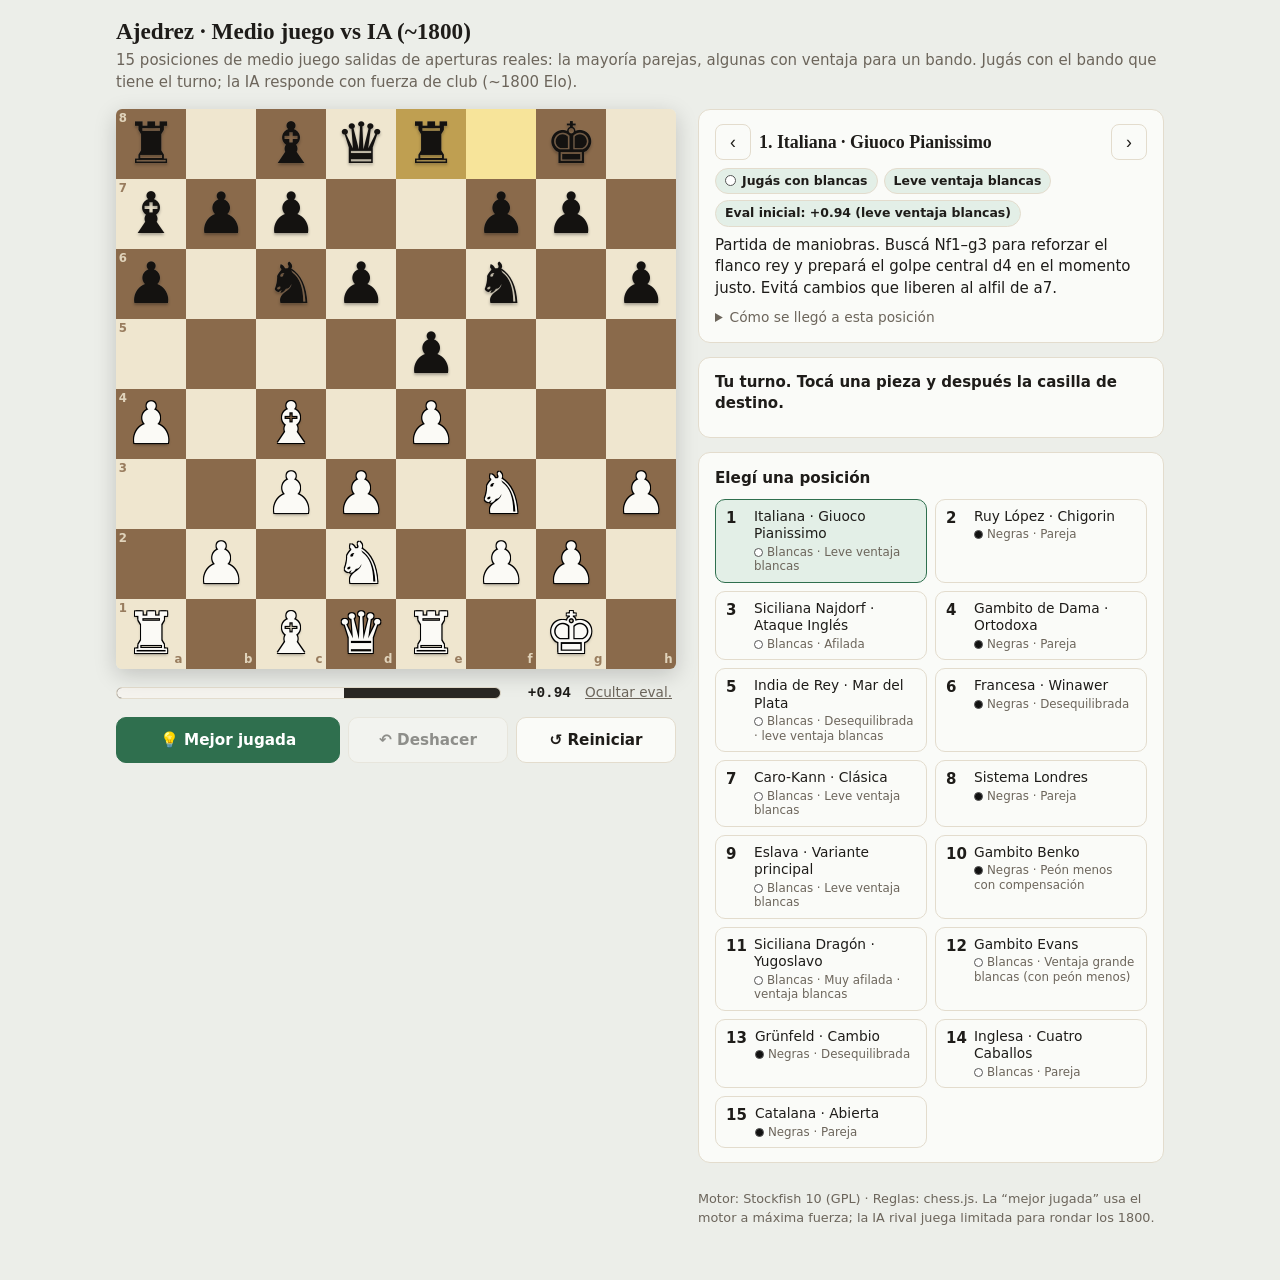
<file: ajedrez/index.html>
<!doctype html>
<html lang="es">
<head>
<meta charset="utf-8">
<meta name="viewport" content="width=device-width,initial-scale=1,viewport-fit=cover">
<title>Ajedrez Medio Juego</title>
<meta name="description" content="15 posiciones de medio juego para jugar con blancas o negras contra una IA de ~1800 Elo, con botón de mejor jugada y reinicio.">
<style>
:root{
  --bg:#eceee9; --panel:#fafbf8; --ink:#1e1c19; --muted:#6c655b; --line:#e3dccd;
  --accent:#2f6f4e; --accent-ink:#fff; --accent-soft:#e3efe7;
  --sq-light:#efe6cf; --sq-dark:#8a6a4b; --sel:rgba(255,204,0,.55); --last:rgba(255,224,90,.45);
  --check:rgba(214,48,32,.65); --dot:rgba(20,20,20,.28); --arrow:#e26a12;
  --hint-bg:#fff4e6; --hint-line:#f2c28f; --warn:#b3412f;
  --wp:#fbfaf6; --bp:#141210;
}
@media (prefers-color-scheme:dark){
  :root:not([data-theme="light"]){
    --bg:#151412; --panel:#201e1b; --ink:#ece7dc; --muted:#a39b8e; --line:#36322c;
    --accent:#4ea476; --accent-ink:#0d1a12; --accent-soft:#1f3328;
    --sq-light:#d9ccab; --sq-dark:#7a5c40; --hint-bg:#2d2419; --hint-line:#6e4b25; --warn:#e2765f;
  }
}
:root[data-theme="dark"]{
  --bg:#151412; --panel:#201e1b; --ink:#ece7dc; --muted:#a39b8e; --line:#36322c;
  --accent:#4ea476; --accent-ink:#0d1a12; --accent-soft:#1f3328;
  --sq-light:#d9ccab; --sq-dark:#7a5c40; --hint-bg:#2d2419; --hint-line:#6e4b25; --warn:#e2765f;
}
*{box-sizing:border-box}
html,body{margin:0}
body{background:var(--bg);color:var(--ink);font:15px/1.45 system-ui,-apple-system,"Segoe UI",Roboto,sans-serif;-webkit-tap-highlight-color:transparent}
header{max-width:1080px;margin:0 auto;padding-block:18px 6px;padding-left:max(16px,env(safe-area-inset-left,0px));padding-right:max(16px,env(safe-area-inset-right,0px))}
h1{font:700 1.45rem/1.2 Georgia,"Times New Roman",serif;margin:0}
header p{margin:4px 0 0;color:var(--muted)}
.wrap{max-width:1080px;margin:0 auto;padding-block:10px 40px;padding-left:max(16px,env(safe-area-inset-left,0px));padding-right:max(16px,env(safe-area-inset-right,0px));display:grid;grid-template-columns:minmax(0,560px) minmax(0,1fr);gap:22px;align-items:start}
@media (max-width:860px){.wrap{grid-template-columns:minmax(0,1fr)}}

/* Tablero */
.board-col{display:flex;flex-direction:column;gap:10px;min-width:0}
.board-box{position:relative;width:100%;container-type:inline-size;border-radius:6px;overflow:hidden;box-shadow:0 6px 22px rgba(0,0,0,.18)}
.board{display:grid;grid-template-columns:repeat(8,1fr);aspect-ratio:1/1;width:100%;touch-action:none;user-select:none;-webkit-user-select:none}
.sq{position:relative;display:flex;align-items:center;justify-content:center;cursor:pointer}
.sq.l{background:var(--sq-light)} .sq.d{background:var(--sq-dark)}
.sq.last::before,.sq.sel::before,.sq.chk::before{content:"";position:absolute;inset:0}
.sq.last::before{background:var(--last)}
.sq.sel::before{background:var(--sel)}
.sq.chk::before{background:radial-gradient(circle,var(--check) 0,var(--check) 40%,transparent 75%)}
.sq.tgt::after{content:"";position:absolute;width:30%;height:30%;border-radius:50%;background:var(--dot);pointer-events:none}
.sq.tgt.cap::after{width:88%;height:88%;background:transparent;border:.9cqw solid var(--dot);box-sizing:border-box}
.pc{position:relative;font-size:10.2cqw;line-height:1;font-family:"Segoe UI Symbol","Noto Sans Symbols 2","DejaVu Sans","Apple Symbols",serif;pointer-events:none}
.pc.w{color:var(--wp);text-shadow:0 0 1px #000,0 0 1px #000,1px 1px 0 #000,-1px -1px 0 #000,1px -1px 0 #000,-1px 1px 0 #000,0 2px 3px rgba(0,0,0,.35)}
.pc.b{color:var(--bp);text-shadow:0 0 1px rgba(255,255,255,.25),0 2px 3px rgba(0,0,0,.3)}
.pc.lift{opacity:.25}
.coord{position:absolute;font-size:2.1cqw;font-weight:700;pointer-events:none;opacity:.85}
.coord.r{top:2%;left:4%} .coord.f{bottom:1%;right:5%}
.sq.l .coord{color:var(--sq-dark)} .sq.d .coord{color:var(--sq-light)}
svg.arrows{position:absolute;inset:0;width:100%;height:100%;pointer-events:none}
.ghost{position:fixed;z-index:50;pointer-events:none;transform:translate(-50%,-50%)}
.overlay{position:absolute;inset:0;display:none;align-items:center;justify-content:center;background:rgba(0,0,0,.45);color:#fff;text-align:center;padding:20px}
.overlay.show{display:flex}
.overlay div{background:rgba(20,18,16,.92);border-radius:10px;padding:16px 20px;font-weight:600;font-size:1.05rem;max-width:80%}

/* Barra de evaluación */
.evalrow{display:flex;align-items:center;gap:10px}
.evalbar{flex:1;height:12px;border-radius:999px;background:#2a2723;overflow:hidden;border:1px solid var(--line)}
.evalbar span{display:block;height:100%;width:50%;background:#f5f3ee;transition:width .4s}
.evalnum{font:600 .9rem ui-monospace,Menlo,Consolas,monospace;min-width:60px;text-align:right}
.evalrow.hidden .evalbar,.evalrow.hidden .evalnum{visibility:hidden}
.linkbtn{background:none;border:0;color:var(--muted);font:inherit;font-size:.85rem;cursor:pointer;padding:4px;text-decoration:underline}

/* Botones */
.controls{display:grid;grid-template-columns:1.4fr 1fr 1fr;gap:8px}
button.btn{font:600 .95rem system-ui,sans-serif;border-radius:10px;padding:12px 10px;border:1px solid var(--line);background:var(--panel);color:var(--ink);cursor:pointer;min-height:46px}
button.btn:hover:not(:disabled){border-color:var(--accent)}
button.btn.primary{background:var(--accent);color:var(--accent-ink);border-color:var(--accent)}
button.btn:disabled{opacity:.45;cursor:not-allowed}

/* Panel */
.panel{display:flex;flex-direction:column;gap:14px;min-width:0}
.card{background:var(--panel);border:1px solid var(--line);border-radius:12px;padding:14px 16px}
.titlebar{display:flex;align-items:center;gap:8px}
.titlebar h2{flex:1;margin:0;font:700 1.12rem/1.25 Georgia,serif}
.navbtn{width:36px;height:36px;border-radius:8px;border:1px solid var(--line);background:transparent;color:var(--ink);font-size:1.1rem;cursor:pointer}
.badges{display:flex;flex-wrap:wrap;gap:6px;margin:8px 0}
.badge{font-size:.78rem;font-weight:600;padding:3px 9px;border-radius:999px;background:var(--accent-soft);color:var(--ink);border:1px solid var(--line)}
.badge.side::before{content:"";display:inline-block;width:9px;height:9px;border-radius:50%;margin-right:6px;vertical-align:-1px;border:1px solid #555}
.badge.side.w::before{background:#fff} .badge.side.b::before{background:#111}
.plan{margin:6px 0 0;color:var(--ink)}
details{margin-top:8px;color:var(--muted);font-size:.86rem}
details summary{cursor:pointer}
.status{font-weight:600;margin:0}
.status.think{color:var(--muted)}
.hint{display:none;margin-top:10px;background:var(--hint-bg);border:1px solid var(--hint-line);border-radius:10px;padding:10px 12px}
.hint.show{display:block}
.hint .big{font:700 1.15rem Georgia,serif}
.hint .pv{font:.86rem ui-monospace,Menlo,Consolas,monospace;color:var(--muted);margin-top:4px;word-break:break-word}
.hint button{margin-top:8px;min-height:38px;padding:8px 12px}
.moves{font:.9rem ui-monospace,Menlo,Consolas,monospace;margin-top:8px;color:var(--muted);max-height:120px;overflow:auto;word-break:break-word}
.picker h3{margin:0 0 10px;font-size:.95rem}
.list{display:grid;grid-template-columns:repeat(auto-fill,minmax(150px,1fr));gap:8px}
.item{display:flex;gap:8px;align-items:flex-start;text-align:left;font:inherit;color:var(--ink);background:transparent;border:1px solid var(--line);border-radius:10px;padding:8px 10px;cursor:pointer}
.item:hover{border-color:var(--accent)}
.item.on{border-color:var(--accent);background:var(--accent-soft)}
.item .n{font-weight:700;min-width:20px}
.item .t{font-size:.86rem;line-height:1.25}
.item .k{display:block;font-size:.74rem;color:var(--muted);margin-top:2px}
.dot{display:inline-block;width:9px;height:9px;border-radius:50%;border:1px solid #555;margin-right:4px;vertical-align:-1px}
.dot.w{background:#fff}.dot.b{background:#111}
.foot{color:var(--muted);font-size:.8rem}
.err{color:var(--warn);font-weight:600}
</style>
</head>
<body>
<header>
  <h1>Ajedrez · Medio juego vs IA (~1800)</h1>
  <p>15 posiciones de medio juego salidas de aperturas reales: la mayoría parejas, algunas con ventaja para un bando. Jugás con el bando que tiene el turno; la IA responde con fuerza de club (~1800 Elo).</p>
</header>

<main class="wrap">
  <section class="board-col">
    <div class="board-box" id="boardBox">
      <div class="board" id="board"></div>
      <svg class="arrows" id="arrows" viewBox="0 0 8 8" aria-hidden="true">
        <defs><marker id="ah" viewBox="0 0 10 10" refX="5" refY="5" markerWidth="2.6" markerHeight="2.6" orient="auto"><path d="M0,0 L10,5 L0,10 z" fill="var(--arrow)"/></marker></defs>
        <g id="arrowLayer"></g>
      </svg>
      <div class="overlay" id="overlay"><div id="overlayText"></div></div>
    </div>
    <div class="evalrow" id="evalRow">
      <div class="evalbar" title="Evaluación (blancas arriba = barra clara)"><span id="evalFill"></span></div>
      <div class="evalnum" id="evalNum">…</div>
      <button class="linkbtn" id="toggleEval">Ocultar eval.</button>
    </div>
    <div class="controls">
      <button class="btn primary" id="btnBest">💡 Mejor jugada</button>
      <button class="btn" id="btnUndo">↶ Deshacer</button>
      <button class="btn" id="btnReset">↺ Reiniciar</button>
    </div>
  </section>

  <aside class="panel">
    <div class="card">
      <div class="titlebar">
        <button class="navbtn" id="prev" aria-label="Anterior">‹</button>
        <h2 id="title">Cargando…</h2>
        <button class="navbtn" id="next" aria-label="Siguiente">›</button>
      </div>
      <div class="badges"><span class="badge side" id="sideBadge"></span><span class="badge" id="typeBadge"></span><span class="badge" id="startEval">Eval inicial: …</span></div>
      <p class="plan" id="plan"></p>
      <details><summary>Cómo se llegó a esta posición</summary><div id="origin"></div></details>
    </div>

    <div class="card">
      <p class="status" id="status">Cargando motor…</p>
      <div class="hint" id="hint">
        <div class="big" id="hintMove"></div>
        <div id="hintEval"></div>
        <div class="pv" id="hintPv"></div>
        <button class="btn" id="btnPlayHint">▶ Jugar esta jugada</button>
      </div>
      <div class="moves" id="moves"></div>
    </div>

    <div class="card picker">
      <h3>Elegí una posición</h3>
      <div class="list" id="list"></div>
    </div>
    <p class="foot">Motor: Stockfish 10 (GPL) · Reglas: chess.js. La “mejor jugada” usa el motor a máxima fuerza; la IA rival juega limitada para rondar los 1800.</p>
  </aside>
</main>

<script src="lib/chess.js"></script>
<script>
"use strict";
const $ = id => document.getElementById(id);
/* ===== 15 posiciones de medio juego (se generan jugando la apertura real) ===== */
const POSITIONS = [
  {name:"Italiana · Giuoco Pianissimo", tipo:"Leve ventaja blancas",
   moves:"e4 e5 Nf3 Nc6 Bc4 Bc5 c3 Nf6 d3 d6 O-O O-O Re1 a6 a4 Ba7 h3 h6 Nbd2 Re8",
   plan:"Partida de maniobras. Buscá Nf1–g3 para reforzar el flanco rey y prepará el golpe central d4 en el momento justo. Evitá cambios que liberen al alfil de a7."},
  {name:"Ruy López · Chigorin", tipo:"Pareja",
   moves:"e4 e5 Nf3 Nc6 Bb5 a6 Ba4 Nf6 O-O Be7 Re1 b5 Bb3 d6 c3 O-O h3 Na5 Bc2 c5 d4 Qc7 Nbd2",
   plan:"Tensión clásica en el centro. Decidí entre ...cxd4 para abrir la columna c (donde está tu dama) o ...Nc6 para mantener la presión sobre d4."},
  {name:"Siciliana Najdorf · Ataque Inglés", tipo:"Afilada",
   moves:"e4 c5 Nf3 d6 d4 cxd4 Nxd4 Nf6 Nc3 a6 Be3 e5 Nb3 Be6 f3 Be7 Qd2 O-O O-O-O Nbd7 g4 b5",
   plan:"Enroques opuestos: es una carrera. Empujá g5 para echar el caballo de f6 y atacá el rey negro antes de que llegue ...b4."},
  {name:"Gambito de Dama · Ortodoxa", tipo:"Pareja",
   moves:"d4 d5 c4 e6 Nc3 Nf6 Bg5 Be7 e3 O-O Nf3 Nbd7 Rc1 c6 Bd3 dxc4 Bxc4 Nd5 Bxe7 Qxe7 O-O",
   plan:"Posición sólida pero apretada. Liberate con cambios (...Nxc3) y preparé ...e5 o ...c5 para darle vida al alfil de c8."},
  {name:"India de Rey · Mar del Plata", tipo:"Desequilibrada · leve ventaja blancas",
   moves:"d4 Nf6 c4 g6 Nc3 Bg7 e4 d6 Nf3 O-O Be2 e5 O-O Nc6 d5 Ne7 Ne1 Nd7 Nd3 f5 Bd2 Nf6 f3 f4",
   plan:"Las negras van a atacar tu rey con ...g5–g4. Vos tenés que ser más rápido en el flanco dama: c5, Nb5/Rc1 y abrir la columna c."},
  {name:"Francesa · Winawer", tipo:"Desequilibrada",
   moves:"e4 e6 d4 d5 Nc3 Bb4 e5 c5 a3 Bxc3+ bxc3 Ne7 Qg4 O-O Bd3 Nbc6 Qh5 Ng6 Nf3 Qc7 Be3",
   plan:"Las blancas tienen pareja de alfiles y ataque; vos, mejor estructura. Cerrá el flanco dama con ...c4 y después golpeá el centro con ...f6. Ojo con Bxg6."},
  {name:"Caro-Kann · Clásica", tipo:"Leve ventaja blancas",
   moves:"e4 c6 d4 d5 Nc3 dxe4 Nxe4 Bf5 Ng3 Bg6 h4 h6 Nf3 Nd7 h5 Bh7 Bd3 Bxd3 Qxd3 e6 Bd2 Ngf6 O-O-O Be7 Kb1 O-O",
   plan:"Tenés más espacio gracias al peón de h5. Centralizá con Ne4, ganá terreno con c4 y apuntá al enroque negro con Qe2/g4."},
  {name:"Sistema Londres", tipo:"Pareja",
   moves:"d4 d5 Bf4 Nf6 e3 c5 c3 Nc6 Nd2 e6 Ngf3 Bd6 Bg3 O-O Bd3 b6 Ne5 Bb7 f4",
   plan:"Las blancas montan el ataque típico (f4, Rf3–h3). Desafiá el caballo de e5, buscá ...Ne7–f5 y contraatacá en el centro con ...c4 o ...Ne4."},
  {name:"Eslava · Variante principal", tipo:"Leve ventaja blancas",
   moves:"d4 d5 c4 c6 Nf3 Nf6 Nc3 dxc4 a4 Bf5 e3 e6 Bxc4 Bb4 O-O Nbd7 Qe2 Bg6 e4 O-O",
   plan:"Ya tenés el centro e4–d4. Empujá e5 para echar el caballo de f6 o desarrollá con Bd3 y Rd1 manteniendo el espacio."},
  {name:"Gambito Benko", tipo:"Peón menos con compensación",
   moves:"d4 Nf6 c4 c5 d5 b5 cxb5 a6 bxa6 g6 Nc3 Bxa6 e4 Bxf1 Kxf1 d6 Nf3 Bg7 g3 O-O Kg2 Nbd7 Re1",
   plan:"Diste un peón por presión duradera en las columnas a y b. Activá la dama (...Qa5), doblá torres en a8/b8 y atacá los peones a2 y b2."},
  {name:"Siciliana Dragón · Yugoslavo", tipo:"Muy afilada · ventaja blancas",
   moves:"e4 c5 Nf3 d6 d4 cxd4 Nxd4 Nf6 Nc3 g6 Be3 Bg7 f3 O-O Qd2 Nc6 Bc4 Bd7 O-O-O Rc8 Bb3 Ne5 Kb1 Nc4 Bxc4 Rxc4",
   plan:"Receta clásica: g4, h4–h5, abrir la columna h y cambiar el alfil de g7 con Bh6. ¡Cuidado con el sacrificio ...Rxc3!"},
  {name:"Gambito Evans", tipo:"Ventaja grande blancas (con peón menos)",
   moves:"e4 e5 Nf3 Nc6 Bc4 Bc5 b4 Bxb4 c3 Ba5 d4 exd4 O-O Nge7 cxd4 d5 exd5 Nxd5 Ba3 Be6 Bb5 Qd7",
   plan:"Tenés un peón menos, pero el rey negro está atrapado en el centro (no puede enrocar corto por el alfil de a3) y el motor te da clara ventaja. Golpeá rápido con Ne5, Re1 y Qa4 antes de que las negras enroquen largo."},
  {name:"Grünfeld · Cambio", tipo:"Desequilibrada",
   moves:"d4 Nf6 c4 g6 Nc3 d5 cxd5 Nxd5 e4 Nxc3 bxc3 Bg7 Bc4 c5 Ne2 Nc6 Be3 O-O O-O Bg4 f3 Na5 Bd3",
   plan:"Las blancas tienen el centro; vos, presión sobre d4. Cambiá en d4 (...cxd4), seguí con ...Be6 y ...Rc8 para atacar las casillas débiles."},
  {name:"Inglesa · Cuatro Caballos", tipo:"Pareja",
   moves:"c4 e5 Nc3 Nf6 Nf3 Nc6 g3 Bb4 Bg2 O-O O-O e4 Ng5 Bxc3 bxc3 Re8 f3 exf3 Nxf3 d5 cxd5 Qxd5",
   plan:"Tenés peones doblados pero centro móvil y la pareja de alfiles. Echá a la dama con c4 o d4, ocupá el centro con e4 y activá el alfil de c1."},
  {name:"Catalana · Abierta", tipo:"Pareja",
   moves:"d4 Nf6 c4 e6 g3 d5 Bg2 Be7 Nf3 O-O O-O dxc4 Qc2 a6 a4 Bd7 Qxc4 Bc6 Bf4",
   plan:"El alfil de g2 presiona la gran diagonal. Neutralizalo (...Bd5 o ...Nd5), frená a4–a5 con ...a5 y completá el desarrollo con ...Nbd7."}
];

/* ===== Motor (Web Worker con Stockfish) ===== */
class Engine{
  constructor(path, opts){
    this.w = new Worker(path);
    this.job = null; this.chain = Promise.resolve();
    this.ready = new Promise(r => this._ready = r);
    this.w.onmessage = e => this.onLine(String(e.data));
    this.w.onerror = () => engineFailed();
    this.send("uci");
    for (const [k,v] of Object.entries(opts)) this.send(`setoption name ${k} value ${v}`);
    this.send("isready");
  }
  send(c){ this.w.postMessage(c); }
  onLine(line){
    if (line === "readyok" && this._ready){ this._ready(); this._ready = null; return; }
    const j = this.job; if (!j) return;
    if (line.startsWith("info") && line.includes(" pv ")){
      const mp = line.match(/ multipv (\d+)/); if (mp && mp[1] !== "1") return;
      const sc = line.match(/ score (cp|mate) (-?\d+)/);
      if (sc) j.score = {type:sc[1], value:+sc[2]};
      j.pv = line.split(" pv ")[1].trim().split(/\s+/);
      j.depth = +((line.match(/ depth (\d+)/)||[])[1]||0);
      if (!j.cancelled && j.onInfo) j.onInfo(j);
    } else if (line.startsWith("bestmove")){
      j.best = line.split(/\s+/)[1];
      this.job = null;
      j.resolve(j.cancelled ? null : j);
    }
  }
  search(fen, go, onInfo){
    const job = {fen, go, onInfo, cancelled:false};
    const p = new Promise(r => job.resolve = r);
    this.chain = this.chain.then(async () => {
      await this.ready;
      if (job.cancelled){ job.resolve(null); return; }
      this.job = job;
      this.send("position fen " + fen);
      this.send(go);
      await p;
    });
    return {promise:p, cancel:() => {
      if (job.cancelled) return;
      job.cancelled = true;
      if (this.job === job) this.send("stop");
    }};
  }
}

let ai, coach;
// IA rival: Skill Level limitado + poca profundidad ≈ jugador de club ~1800
const AI_GO = "go depth 9 movetime 900";
const HINT_GO = "go depth 18 movetime 3500";
const EVAL_GO = "go depth 13 movetime 1200";
try{
  ai = new Engine("lib/stockfish.js", {"Hash":16, "Skill Level":8});
  coach = new Engine("lib/stockfish.js", {"Hash":32, "Skill Level":20});
}catch(e){ engineFailed(); }

function engineFailed(){
  $("status").innerHTML = '<span class="err">No se pudo iniciar el motor de ajedrez. Abrí la página desde un servidor web (no como archivo local).</span>';
}

/* ===== Estado ===== */
const GLYPH = {k:"♚",q:"♛",r:"♜",b:"♝",n:"♞",p:"♟"};
const FILES = "abcdefgh";
let idx = 0, game, userColor, startFen, prefixSan = [], prefixLast = null;
let selected = null, targets = [], hintMove = null, thinking = false, gen = 0;
let aiTask = null, coachTask = null, showEval = true;

// Precalcular las posiciones
const BUILT = POSITIONS.map((p, i) => {
  const g = new Chess();
  const sans = p.moves.trim().split(/\s+/);
  let last = null;
  for (const s of sans){
    const m = g.move(s);
    if (!m){ console.error("Movimiento ilegal en posición", i+1, s); return {...p, error:true}; }
    last = m;
  }
  return {...p, fen:g.fen(), last, history:g.history(), side:g.turn()};
});

/* ===== Tablero ===== */
const boardEl = $("board");
const squares = {};
function buildBoard(){
  boardEl.innerHTML = "";
  for (let r = 0; r < 8; r++) for (let c = 0; c < 8; c++){
    const f = userColor === "w" ? c : 7 - c;
    const rank = userColor === "w" ? 8 - r : r + 1;
    const sq = FILES[f] + rank;
    const el = document.createElement("div");
    el.className = "sq " + ((f + rank) % 2 === 0 ? "d" : "l");
    el.dataset.sq = sq; el.dataset.r = r; el.dataset.c = c;
    let coords = "";
    if (c === 0) coords += `<span class="coord r">${rank}</span>`;
    if (r === 7) coords += `<span class="coord f">${FILES[f]}</span>`;
    el.innerHTML = coords + '<span class="pc"></span>';
    boardEl.appendChild(el);
    squares[sq] = el;
  }
}
function sqXY(sq){ const el = squares[sq]; return [+el.dataset.c + .5, +el.dataset.r + .5]; }

function render(){
  const lastMv = currentLast();
  const inCheck = game.in_check();
  for (const sq in squares){
    const el = squares[sq], p = game.get(sq), pc = el.querySelector(".pc");
    pc.textContent = p ? GLYPH[p.type] + "︎" : "";
    pc.className = "pc" + (p ? " " + p.color : "") + (dragFrom === sq && dragging ? " lift" : "");
    el.classList.toggle("sel", selected === sq);
    el.classList.toggle("last", !!lastMv && (lastMv.from === sq || lastMv.to === sq));
    const t = targets.find(m => m.to === sq);
    el.classList.toggle("tgt", !!t);
    el.classList.toggle("cap", !!t && !!game.get(sq));
    el.classList.toggle("chk", inCheck && p && p.type === "k" && p.color === game.turn());
  }
  drawArrow();
  renderMoves();
  renderStatus();
  const userTurn = game.turn() === userColor && !game.game_over() && !thinking;
  $("btnBest").disabled = !userTurn;
  $("btnUndo").disabled = game.history().length === 0;
}

function currentLast(){
  const h = game.history({verbose:true});
  return h.length ? h[h.length - 1] : prefixLast;
}

function drawArrow(){
  const layer = $("arrowLayer"); layer.innerHTML = "";
  if (!hintMove) return;
  const [x1,y1] = sqXY(hintMove.slice(0,2)), [x2,y2] = sqXY(hintMove.slice(2,4));
  const dx = x2 - x1, dy = y2 - y1, len = Math.hypot(dx, dy);
  const ex = x2 - dx / len * .32, ey = y2 - dy / len * .32;
  layer.innerHTML = `<line x1="${x1}" y1="${y1}" x2="${ex}" y2="${ey}" stroke="var(--arrow)" stroke-width=".17" stroke-linecap="round" opacity=".88" marker-end="url(#ah)"/>`;
}

function renderMoves(){
  const h = game.history();
  if (!h.length){ $("moves").textContent = ""; return; }
  let num = +startFen.split(" ")[5], white = startFen.split(" ")[1] === "w", out = [];
  if (!white) out.push(num + "…");
  for (const s of h){
    if (white) out.push(num + ".");
    out.push(s);
    if (!white) num++;
    white = !white;
  }
  $("moves").textContent = "Jugadas: " + out.join(" ").replace(/\. /g, ".");
}

function renderStatus(){
  const st = $("status"), ov = $("overlay");
  st.classList.remove("think");
  let over = "";
  if (game.in_checkmate()) over = game.turn() === userColor ? "Jaque mate. Ganó la IA." : "¡Jaque mate! Ganaste 🎉";
  else if (game.in_stalemate()) over = "Tablas por ahogado.";
  else if (game.in_threefold_repetition()) over = "Tablas por triple repetición.";
  else if (game.insufficient_material()) over = "Tablas por material insuficiente.";
  else if (game.in_draw()) over = "Tablas (regla de 50 jugadas).";
  if (over){
    st.textContent = over; $("overlayText").textContent = over + " Tocá Reiniciar para volver a intentarlo."; ov.classList.add("show");
    return;
  }
  ov.classList.remove("show");
  if (thinking){ st.textContent = "La IA está pensando…"; st.classList.add("think"); }
  else st.textContent = "Tu turno" + (game.in_check() ? " — ¡estás en jaque!" : ".") + " Tocá una pieza y después la casilla de destino.";
}

/* ===== Evaluación ===== */
function fmtScore(score, turn){
  if (!score) return {txt:"…", cp:0};
  const sign = turn === "w" ? 1 : -1;
  if (score.type === "mate"){
    const m = score.value * sign;
    return {txt:(m > 0 ? "+" : "−") + "M" + Math.abs(m), cp:m > 0 ? 3000 : -3000};
  }
  const cp = score.value * sign;
  return {txt:(cp >= 0 ? "+" : "−") + (Math.abs(cp)/100).toFixed(2), cp};
}
function describe(cp){
  const a = Math.abs(cp), who = cp > 0 ? "blancas" : "negras";
  if (a < 50) return "pareja";
  if (a < 120) return "leve ventaja " + who;
  if (a < 250) return "clara ventaja " + who;
  return "ventaja decisiva " + who;
}
function setEvalBar(s){
  const pct = 50 + 50 * (2 / (1 + Math.exp(-0.004 * s.cp)) - 1);
  $("evalFill").style.width = pct.toFixed(1) + "%";
  $("evalNum").textContent = s.txt;
}
function updateEval(isStart){
  if (!coach || game.game_over()) return;
  if (coachTask) coachTask.cancel();
  const myGen = gen, fen = game.fen(), turn = game.turn();
  coachTask = coach.search(fen, EVAL_GO, j => { if (myGen === gen) setEvalBar(fmtScore(j.score, turn)); });
  coachTask.promise.then(j => {
    if (!j || myGen !== gen) return;
    const s = fmtScore(j.score, turn);
    setEvalBar(s);
    if (isStart) $("startEval").textContent = `Eval inicial: ${s.txt} (${describe(s.cp)})`;
  });
}

/* ===== Interacción ===== */
let dragFrom = null, dragging = false, ghost = null, downXY = null;

function userCanMove(){ return !thinking && !game.game_over() && game.turn() === userColor; }

function selectSq(sq){
  selected = sq;
  targets = game.moves({square:sq, verbose:true});
}
function clearSel(){ selected = null; targets = []; }

function tryMove(from, to){
  const m = game.moves({square:from, verbose:true}).find(x => x.to === to);
  if (!m) return false;
  game.move({from, to, promotion:"q"});
  clearSel(); hintMove = null; $("hint").classList.remove("show");
  render();
  if (!game.game_over()) aiMove(); else updateEval();
  return true;
}

boardEl.addEventListener("pointerdown", e => {
  const el = e.target.closest(".sq"); if (!el || !userCanMove()) return;
  const sq = el.dataset.sq, p = game.get(sq);
  if (selected && selected !== sq && tryMove(selected, sq)) return;
  if (p && p.color === userColor){
    selectSq(sq); dragFrom = sq; downXY = [e.clientX, e.clientY]; dragging = false;
    boardEl.setPointerCapture(e.pointerId);
  } else clearSel();
  render();
});
boardEl.addEventListener("pointermove", e => {
  if (!dragFrom) return;
  if (!dragging && Math.hypot(e.clientX - downXY[0], e.clientY - downXY[1]) > 6){
    dragging = true;
    ghost = document.createElement("span");
    const p = game.get(dragFrom);
    ghost.className = "pc ghost " + p.color;
    ghost.textContent = GLYPH[p.type] + "︎";
    ghost.style.fontSize = (boardEl.clientWidth * 0.102) + "px";
    document.body.appendChild(ghost);
    render();
  }
  if (ghost){ ghost.style.left = e.clientX + "px"; ghost.style.top = e.clientY + "px"; }
});
function endDrag(e){
  if (!dragFrom) return;
  const from = dragFrom, wasDrag = dragging;
  dragFrom = null; dragging = false;
  if (ghost){ ghost.remove(); ghost = null; }
  if (wasDrag && e){
    const el = document.elementFromPoint(e.clientX, e.clientY);
    const t = el && el.closest && el.closest(".sq");
    if (t && t.dataset.sq !== from && tryMove(from, t.dataset.sq)) return;
  }
  render();
}
boardEl.addEventListener("pointerup", endDrag);
boardEl.addEventListener("pointercancel", () => endDrag(null));

async function aiMove(){
  if (!ai) return;
  thinking = true; render();
  const myGen = gen, t0 = Date.now();
  aiTask = ai.search(game.fen(), AI_GO);
  const j = await aiTask.promise;
  if (!j || myGen !== gen) return;
  const wait = 450 - (Date.now() - t0);
  if (wait > 0) await new Promise(r => setTimeout(r, wait));
  if (myGen !== gen) return;
  const u = j.best;
  if (u && u !== "(none)") game.move({from:u.slice(0,2), to:u.slice(2,4), promotion:u[4] || "q"});
  thinking = false; aiTask = null;
  render(); updateEval();
}

function uciToSanLine(fen, pv, max){
  const g = new Chess(fen), out = [];
  for (const u of pv.slice(0, max)){
    const m = g.move({from:u.slice(0,2), to:u.slice(2,4), promotion:u[4] || "q"});
    if (!m) break;
    out.push(m);
  }
  return out;
}
function formatLine(fen, moves){
  let num = +fen.split(" ")[5], white = fen.split(" ")[1] === "w", s = white ? "" : num + "… ";
  for (const m of moves){
    if (white) s += num + ".";
    s += m.san + " ";
    if (!white) num++;
    white = !white;
  }
  return s.trim();
}

function showBest(){
  if (!coach || !userCanMove()) return;
  if (coachTask) coachTask.cancel();
  const myGen = gen, fen = game.fen(), turn = game.turn();
  const box = $("hint");
  box.classList.add("show");
  $("hintMove").textContent = "Analizando…";
  $("hintEval").textContent = ""; $("hintPv").textContent = "";
  $("btnPlayHint").style.display = "none";
  const paint = (j, final) => {
    if (myGen !== gen || !j.pv) return;
    const line = uciToSanLine(fen, j.pv, 8);
    if (!line.length) return;
    const s = fmtScore(j.score, turn);
    hintMove = j.pv[0];
    $("hintMove").textContent = (final ? "Mejor jugada: " : "Pensando… ") + line[0].san;
    $("hintEval").textContent = `Evaluación: ${s.txt} (${describe(s.cp)}) · profundidad ${j.depth}`;
    $("hintPv").textContent = "Línea: " + formatLine(fen, line);
    setEvalBar(s);
    drawArrow();
  };
  coachTask = coach.search(fen, HINT_GO, j => paint(j, false));
  coachTask.promise.then(j => {
    if (!j || myGen !== gen) return;
    if (!j.pv || j.pv[0] !== j.best) j.pv = [j.best];
    paint(j, true);
    $("btnPlayHint").style.display = "";
  });
}

function playHint(){
  if (!hintMove || !userCanMove()) return;
  const u = hintMove;
  tryMove(u.slice(0,2), u.slice(2,4));
}

function stopAll(){
  gen++;
  if (aiTask) aiTask.cancel();
  if (coachTask) coachTask.cancel();
  aiTask = coachTask = null; thinking = false;
}

function undo(){
  if (!game.history().length) return;
  const wasThinking = thinking;
  stopAll();
  game.undo();
  if (!wasThinking && game.turn() !== userColor && game.history().length) game.undo();
  // si quedó el turno de la IA (posición inicial siempre es del usuario), no hace falta nada más
  clearSel(); hintMove = null; $("hint").classList.remove("show");
  render(); updateEval();
}

function loadPosition(i){
  stopAll();
  idx = (i + BUILT.length) % BUILT.length;
  const P = BUILT[idx];
  try{ history.replaceState(null, "", "#" + (idx + 1)); }catch(e){}
  if (P.error){ $("status").innerHTML = '<span class="err">Error al armar esta posición.</span>'; return; }
  startFen = P.fen; game = new Chess(startFen); userColor = P.side;
  prefixLast = P.last;
  clearSel(); hintMove = null; $("hint").classList.remove("show");
  if (ai) ai.send("ucinewgame");
  buildBoard();
  $("title").textContent = `${idx + 1}. ${P.name}`;
  $("sideBadge").textContent = "Jugás con " + (userColor === "w" ? "blancas" : "negras");
  $("sideBadge").className = "badge side " + userColor;
  $("typeBadge").textContent = P.tipo;
  $("startEval").textContent = "Eval inicial: …";
  $("plan").textContent = P.plan;
  $("origin").textContent = formatLine(new Chess().fen(), (() => { const g = new Chess(); return P.history.map(s => g.move(s)); })());
  $("evalNum").textContent = "…"; $("evalFill").style.width = "50%";
  document.querySelectorAll(".item").forEach((b, k) => b.classList.toggle("on", k === idx));
  render(); updateEval(true);
}

function buildList(){
  const list = $("list");
  BUILT.forEach((P, i) => {
    const b = document.createElement("button");
    b.className = "item";
    b.innerHTML = `<span class="n">${i + 1}</span><span class="t">${P.name}<span class="k"><span class="dot ${P.side}"></span>${P.side === "w" ? "Blancas" : "Negras"} · ${P.tipo}</span></span>`;
    b.onclick = () => { loadPosition(i); window.scrollTo({top:0, behavior:"smooth"}); };
    list.appendChild(b);
  });
}

$("btnBest").onclick = showBest;
$("btnPlayHint").onclick = playHint;
$("btnReset").onclick = () => loadPosition(idx);
$("btnUndo").onclick = undo;
$("prev").onclick = () => loadPosition(idx - 1);
$("next").onclick = () => loadPosition(idx + 1);
$("toggleEval").onclick = () => {
  showEval = !showEval;
  $("evalRow").classList.toggle("hidden", !showEval);
  $("startEval").style.display = showEval ? "" : "none";
  $("toggleEval").textContent = showEval ? "Ocultar eval." : "Mostrar eval.";
};

buildList();
const fromHash = parseInt(location.hash.slice(1), 10);
loadPosition(fromHash >= 1 && fromHash <= BUILT.length ? fromHash - 1 : 0);
</script>
</body>
</html>
</file>
